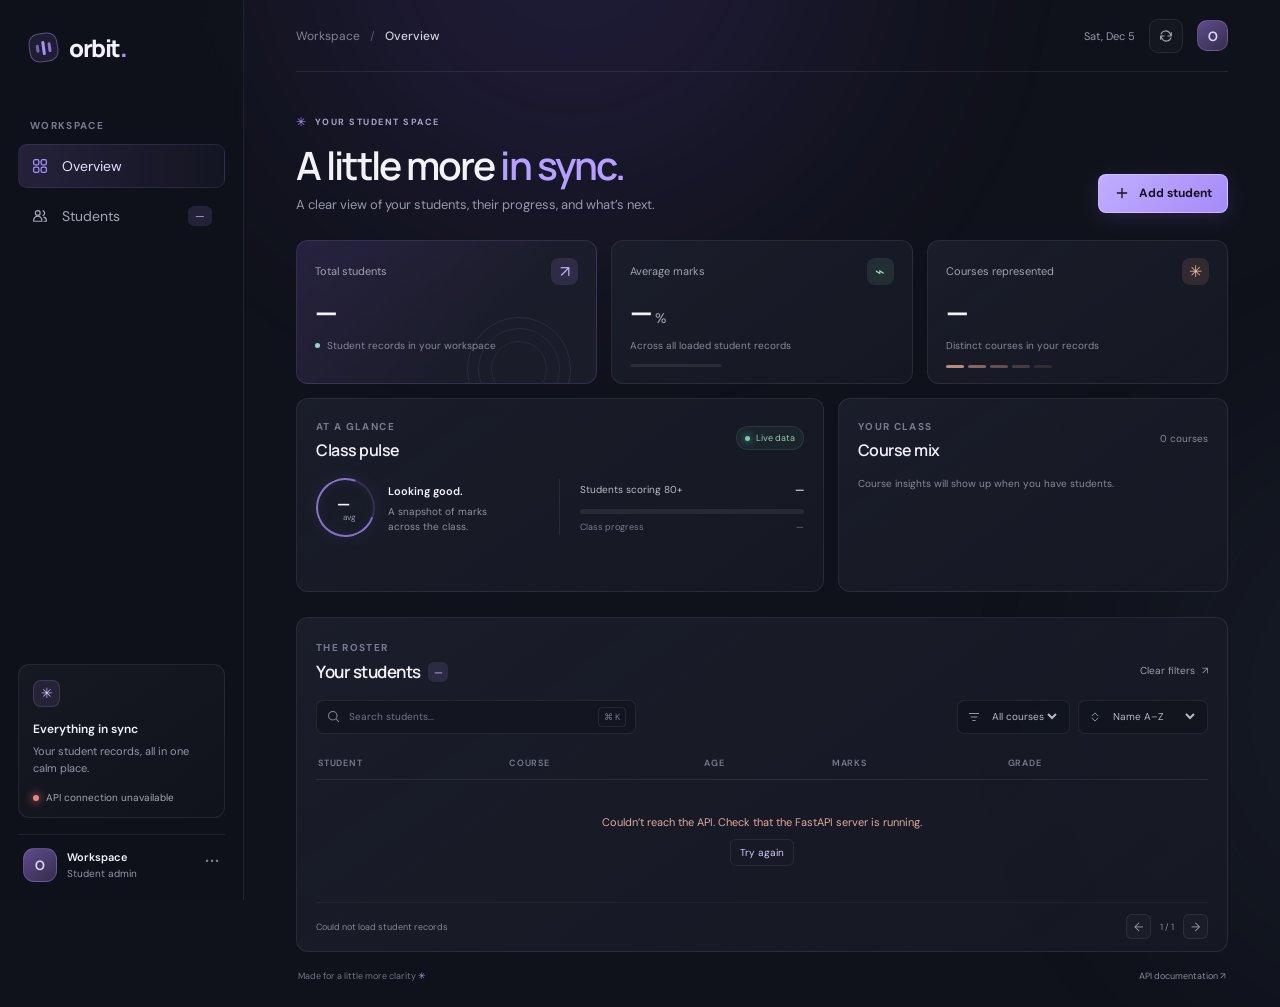
<file: index.html>
<!doctype html>
<html lang="en">
  <head>
    <meta charset="utf-8" />
    <meta name="viewport" content="width=device-width, initial-scale=1" />
    <meta http-equiv="refresh" content="0; url=/static/" />
    <title>Orbit — Student workspace</title>
    <script>
      window.location.replace("/static/");
    </script>
  </head>
  <body>
    <p>Opening Orbit. <a href="/static/">Continue to the student workspace</a>.</p>
  </body>
</html>
</file>
<file: static/styles.css>
:root {
  color-scheme: dark;
  --bg: #10121b;
  --panel: rgba(25, 28, 40, .82);
  --panel-solid: #191c28;
  --line: rgba(255, 255, 255, .075);
  --muted: #9295a7;
  --text: #f3f2f8;
  --purple: #aa91ff;
  --purple-bright: #9c7cff;
  --mint: #85d8b5;
  --peach: #f3b99e;
  font-family: "DM Sans", "Segoe UI", sans-serif;
  font-synthesis: none;
  text-rendering: optimizeLegibility;
}

* { box-sizing: border-box; }
html { min-width: 360px; scroll-behavior: smooth; }
body { margin: 0; min-height: 100vh; color: var(--text); background: var(--bg); font-size: 14px; }
button, input, select { font: inherit; }
button, a, select { -webkit-tap-highlight-color: transparent; }
button { color: inherit; }
a { color: inherit; text-decoration: none; }
button:focus-visible, a:focus-visible, input:focus-visible, select:focus-visible { outline: 2px solid var(--purple); outline-offset: 3px; }
.ambient { position: fixed; z-index: -1; width: 580px; height: 580px; border-radius: 50%; filter: blur(115px); pointer-events: none; opacity: .14; }
.ambient-one { top: -350px; left: 22%; background: #7653cf; }
.ambient-two { top: 46%; right: -450px; background: #406785; opacity: .1; }
.app-shell { display: flex; min-height: 100vh; }

.sidebar { position: fixed; inset: 0 auto 0 0; z-index: 3; display: flex; flex-direction: column; width: 244px; padding: 31px 18px 17px; border-right: 1px solid var(--line); background: rgba(16, 18, 27, .84); backdrop-filter: blur(22px); }
.brand { display: inline-flex; align-items: center; gap: 11px; width: fit-content; margin: 0 0 55px 11px; }
.brand-mark { display: flex; align-items: center; justify-content: center; gap: 3px; width: 29px; height: 29px; border: 1px solid rgba(184, 159, 255, .4); border-radius: 10px; background: rgba(160, 132, 255, .11); transform: rotate(-8deg); }
.brand-mark span { width: 3px; border-radius: 4px; background: var(--purple); }
.brand-mark span:nth-child(1) { height: 8px; opacity: .62; }
.brand-mark span:nth-child(2) { height: 14px; }
.brand-mark span:nth-child(3) { height: 10px; opacity: .78; }
.brand-name { font: 800 24px "Manrope", "Segoe UI", sans-serif; letter-spacing: -1.5px; }
.brand-name > span { color: var(--purple); }
.workspace-label, .section-kicker { color: #777b8f; font-size: 10px; font-weight: 700; letter-spacing: 1.35px; }
.workspace-label { margin: 0 12px 12px; }
.side-nav { display: grid; gap: 6px; }
.nav-link { display: flex; align-items: center; gap: 13px; min-height: 44px; padding: 0 12px; color: #a4a6b5; border: 1px solid transparent; border-radius: 9px; transition: .2s ease; }
.nav-link:hover { color: var(--text); background: rgba(255,255,255,.035); }
.nav-link.active { color: #e6deff; border-color: rgba(171, 146, 255, .12); background: linear-gradient(90deg, rgba(162, 134, 255, .14), rgba(162, 134, 255, .035)); }
.nav-link svg, .icon-button svg, .primary-button svg, .search-box svg, .select-wrap svg { width: 18px; height: 18px; fill: none; stroke: currentColor; stroke-width: 1.65; stroke-linecap: round; stroke-linejoin: round; }
.nav-link.active svg { color: var(--purple); }
.nav-count { margin-left: auto; padding: 3px 7px; color: #beb1e8; border-radius: 6px; background: rgba(164, 139, 255, .13); font-size: 11px; }
.sidebar-bottom { margin-top: auto; }
.help-card { padding: 15px 14px 13px; border: 1px solid var(--line); border-radius: 11px; background: linear-gradient(145deg, rgba(255,255,255,.035), rgba(255,255,255,.012)); }
.help-icon { display: grid; place-items: center; width: 27px; height: 27px; margin-bottom: 12px; color: #d3c4ff; border: 1px solid rgba(171,146,255,.18); border-radius: 8px; background: rgba(171,146,255,.1); }
.help-card strong { font-size: 12px; font-weight: 600; }
.help-card p { margin: 6px 0 13px; color: var(--muted); font-size: 11px; line-height: 1.6; }
.connection { display: flex; align-items: center; gap: 7px; color: #a3a5b2; font-size: 10px; }
.connection i, .live-badge i { width: 6px; height: 6px; border-radius: 50%; background: #e2b974; box-shadow: 0 0 8px currentColor; }
.connection.online i, .live-badge i { background: #73cfaa; color: #73cfaa; }
.connection.offline i { background: #ef827f; color: #ef827f; }
.profile { display: flex; align-items: center; gap: 10px; margin-top: 16px; padding: 13px 5px 1px; border-top: 1px solid var(--line); }
.avatar { display: grid; place-items: center; flex: none; width: 34px; height: 34px; color: #e1d8ff; border: 1px solid rgba(181,156,255,.25); border-radius: 11px; background: linear-gradient(145deg, #5f4b8d, #342d4b); font: 700 13px "Manrope", sans-serif; }
.profile-copy { display: grid; gap: 3px; }
.profile-copy strong { font-size: 11px; font-weight: 600; }
.profile-copy span { color: var(--muted); font-size: 10px; }
.profile-dots { margin-left: auto; color: #818496; font-size: 21px; letter-spacing: 1px; transform: translateY(-4px); }

.main-content { width: min(100% - 244px, 1440px); max-width: 1196px; margin: 0 auto 0 244px; padding: 0 52px 25px; }
.topbar { display: flex; align-items: center; justify-content: space-between; height: 72px; border-bottom: 1px solid var(--line); }
.breadcrumb { display: flex; align-items: center; gap: 10px; color: #808394; font-size: 12px; }
.breadcrumb b { color: #55596b; font-weight: 400; }
.breadcrumb strong { color: #d3d2dc; font-weight: 500; }
.topbar-actions { display: flex; align-items: center; gap: 14px; }
.today-label { color: #989aaa; font-size: 11px; }
.icon-button, .page-button, .dialog-close { display: grid; place-items: center; padding: 0; border: 1px solid var(--line); background: rgba(255,255,255,.025); cursor: pointer; transition: .2s ease; }
.icon-button { width: 34px; height: 34px; color: #a8a9b5; border-radius: 9px; }
.icon-button:hover, .page-button:hover { color: var(--text); border-color: rgba(171,146,255,.35); background: rgba(171,146,255,.1); }
.icon-button svg { width: 16px; height: 16px; }
.icon-button.spinning svg { animation: spin .7s ease; }
.avatar-top { width: 31px; height: 31px; border-radius: 10px; cursor: default; }
@keyframes spin { to { transform: rotate(360deg); } }

.welcome-row { display: flex; align-items: flex-end; justify-content: space-between; gap: 20px; margin: 42px 0 27px; }
.eyebrow { display: flex; align-items: center; gap: 7px; color: #aaa1c9; font-size: 9px; font-weight: 700; letter-spacing: 1.5px; }
.sparkle { color: var(--purple); font-size: 12px; }
h1, h2, p { margin-top: 0; }
h1, h2 { font-family: "Manrope", "Segoe UI", sans-serif; }
h1 { margin: 12px 0 7px; font-size: clamp(29px, 3.1vw, 39px); font-weight: 600; letter-spacing: -1.9px; line-height: 1.2; }
h1 span { color: #b6a0ff; }
.welcome-copy { margin: 0; color: #9698a9; font-size: 13px; }
.primary-button { display: inline-flex; align-items: center; justify-content: center; gap: 9px; min-height: 39px; padding: 0 15px; color: #171320; border: 1px solid rgba(229,219,255,.5); border-radius: 8px; background: linear-gradient(135deg, #c0aeff, #a58af8); box-shadow: 0 5px 20px rgba(134, 103, 226, .18); font-size: 12px; font-weight: 700; cursor: pointer; transition: transform .18s ease, box-shadow .18s ease; }
.primary-button:hover { box-shadow: 0 8px 26px rgba(134, 103, 226, .3); transform: translateY(-1px); }
.primary-button svg { width: 16px; height: 16px; stroke-width: 2; }

.stats-grid { display: grid; grid-template-columns: repeat(3, minmax(0, 1fr)); gap: 14px; }
.stat-card, .panel, .students-section { position: relative; overflow: hidden; border: 1px solid var(--line); border-radius: 12px; background: linear-gradient(145deg, rgba(27,30,43,.93), rgba(23,26,37,.78)); }
.stat-card { min-height: 143px; padding: 17px 18px 15px; }
.stat-highlight { border-color: rgba(178,157,255,.15); background: linear-gradient(130deg, rgba(67,54,104,.45), rgba(28,30,44,.88) 65%); }
.stat-top { display: flex; align-items: center; justify-content: space-between; }
.stat-label { color: #a0a2b1; font-size: 11px; }
.stat-icon { display: grid; place-items: center; width: 27px; height: 27px; border-radius: 8px; font-size: 16px; }
.icon-lilac { color: #c4b1ff; background: rgba(176,149,255,.13); }
.icon-mint { color: #8bdfb9; background: rgba(123,218,172,.11); }
.icon-peach { color: #f0b89f; background: rgba(237,164,132,.12); }
.stat-value { margin-top: 7px; font: 700 29px "Manrope", sans-serif; letter-spacing: -1.4px; }
.stat-value small { margin-left: 3px; color: #9799a9; font: 500 14px "DM Sans", sans-serif; }
.stat-foot { display: flex; align-items: center; gap: 7px; margin-top: 7px; color: #87899a; font-size: 10px; }
.status-dot { width: 5px; height: 5px; border-radius: 50%; background: #92dbb8; }
.stat-decoration { position: absolute; right: 25px; bottom: -38px; width: 104px; height: 104px; border: 1px solid rgba(188,166,255,.1); border-radius: 50%; }
.stat-decoration::before, .stat-decoration::after { position: absolute; content: ""; border: 1px solid rgba(188,166,255,.09); border-radius: 50%; }
.stat-decoration::before { inset: 10px; }
.stat-decoration::after { inset: 23px; }
.mini-meter { width: 92px; height: 3px; margin-top: 12px; overflow: hidden; border-radius: 8px; background: rgba(255,255,255,.08); }
.mini-meter span { display: block; width: 0; height: 100%; border-radius: inherit; background: linear-gradient(90deg, #76d9b1, #a8e8cb); transition: width .5s ease; }
.course-pips { display: flex; gap: 4px; margin-top: 13px; }
.course-pips i { width: 18px; height: 3px; border-radius: 5px; background: #efb397; opacity: .75; }
.course-pips i:nth-child(2) { opacity: .5; }.course-pips i:nth-child(3) { opacity: .35; }.course-pips i:nth-child(4) { opacity: .22; }.course-pips i:nth-child(5) { opacity: .12; }

.insights-grid { display: grid; grid-template-columns: 1.15fr .85fr; gap: 14px; margin-top: 14px; }
.panel { min-height: 194px; padding: 17px 19px; }
.panel-heading { display: flex; align-items: center; justify-content: space-between; }
.panel h2, .section-title-row h2 { margin: 5px 0 0; font-size: 16px; font-weight: 600; letter-spacing: -.5px; }
.live-badge { display: inline-flex; align-items: center; gap: 6px; padding: 5px 8px; color: #94cdb0; border: 1px solid rgba(116,204,161,.13); border-radius: 20px; background: rgba(116,204,161,.06); font-size: 9px; }
.live-badge i { width: 5px; height: 5px; }
.pulse-content { display: grid; grid-template-columns: 1fr 1px 1fr; align-items: center; gap: 20px; margin-top: 17px; }
.pulse-score { display: flex; align-items: center; gap: 13px; }
.pulse-ring { display: flex; flex-direction: column; align-items: center; justify-content: center; flex: none; width: 59px; height: 59px; border: 2px solid rgba(170,145,255,.75); border-right-color: rgba(170,145,255,.19); border-radius: 50%; box-shadow: 0 0 18px rgba(161,133,255,.08), inset 0 0 14px rgba(161,133,255,.05); transform: rotate(-25deg); }
.pulse-ring > * { transform: rotate(25deg); }
.pulse-ring span { font: 700 17px "Manrope", sans-serif; }
.pulse-ring small { margin-top: -2px; color: #9697a9; font-size: 8px; }
.pulse-score strong { font-size: 11px; font-weight: 600; }
.pulse-score p { max-width: 130px; margin: 5px 0 0; color: #8f91a1; font-size: 10px; line-height: 1.5; }
.pulse-divider { width: 1px; height: 56px; background: var(--line); }
.grade-copy, .grade-caption { display: flex; justify-content: space-between; align-items: center; }
.grade-copy { color: #bcbcc8; font-size: 10px; }
.grade-copy strong { color: #f0edf8; font: 600 12px "Manrope", sans-serif; }
.grade-track { height: 5px; margin: 11px 0 7px; overflow: hidden; border-radius: 10px; background: rgba(255,255,255,.07); }
.grade-track span { display: block; width: 0; height: 100%; border-radius: inherit; background: linear-gradient(90deg, #9274e8, #c0aaff); transition: width .5s ease; }
.grade-caption { color: #777b8d; font-size: 9px; }
.subtle-count { color: #888a9b; font-size: 10px; }
.course-list { display: grid; gap: 11px; margin-top: 16px; }
.course-item { display: grid; grid-template-columns: minmax(78px, .75fr) 1.2fr 25px; align-items: center; gap: 10px; }
.course-name { overflow: hidden; color: #b7b8c5; font-size: 10px; text-overflow: ellipsis; white-space: nowrap; }
.course-bar { height: 5px; overflow: hidden; border-radius: 10px; background: rgba(255,255,255,.06); }
.course-bar span { display: block; height: 100%; border-radius: inherit; background: linear-gradient(90deg, #826cce, #bba8ff); }
.course-item:nth-child(2n) .course-bar span { background: linear-gradient(90deg, #4c9f88, #8bdbb7); }
.course-item:nth-child(3n) .course-bar span { background: linear-gradient(90deg, #b27660, #efb397); }
.course-count { color: #86899a; font-size: 10px; text-align: right; }
.empty-inline { color: #888a9b; font-size: 10px; }

.students-section { margin-top: 25px; padding: 19px 19px 0; scroll-margin-top: 20px; }
.section-title-row { display: flex; align-items: flex-end; justify-content: space-between; }
.section-title-row h2 { font-size: 17px; }
.title-count { display: inline-grid; place-items: center; min-width: 20px; height: 20px; margin-left: 5px; padding: 0 5px; color: #c4b5ef; border-radius: 6px; background: rgba(170,145,255,.12); font: 500 10px "DM Sans", sans-serif; vertical-align: 2px; }
.text-button { padding: 6px 0; color: #9c9eac; border: 0; background: none; font-size: 10px; cursor: pointer; }
.text-button:hover { color: #d0c3ff; }
.text-button span { margin-left: 4px; }
.table-toolbar { display: flex; align-items: center; justify-content: space-between; gap: 12px; margin-top: 17px; }
.search-box, .select-wrap { display: flex; align-items: center; min-height: 34px; border: 1px solid var(--line); border-radius: 7px; background: rgba(11,13,21,.35); }
.search-box { flex: 1; max-width: 320px; gap: 8px; padding: 0 9px; color: #858899; }
.search-box svg { flex: none; width: 15px; height: 15px; }
.search-box input { width: 100%; min-width: 0; padding: 8px 0; color: #e9e7f0; border: 0; outline: 0; background: transparent; font-size: 10px; }
.search-box input::placeholder { color: #717486; }
.search-box kbd { flex: none; padding: 3px 5px; color: #76798b; border: 1px solid rgba(255,255,255,.08); border-radius: 4px; font: 9px "DM Sans", sans-serif; }
.toolbar-filters { display: flex; gap: 8px; }
.select-wrap { gap: 7px; padding: 0 9px; color: #9597a7; }
.select-wrap svg { flex: none; width: 14px; height: 14px; }
.select-wrap select { max-width: 145px; padding: 8px 0; color: #b7b8c5; border: 0; outline: 0; background: transparent; font-size: 10px; cursor: pointer; }
.select-wrap select option { color: #eee; background: #191c28; }
.sort-select { flex-direction: row-reverse; }
.table-wrap { width: 100%; margin-top: 13px; overflow-x: auto; }
table { width: 100%; border-collapse: collapse; text-align: left; }
thead { border-bottom: 1px solid var(--line); }
th { padding: 10px 9px; color: #777b8d; font-size: 9px; font-weight: 600; letter-spacing: .75px; white-space: nowrap; }
th:first-child, td:first-child { padding-left: 2px; }
th:last-child, td:last-child { padding-right: 2px; text-align: right; }
td { padding: 11px 9px; color: #bdbeca; border-bottom: 1px solid rgba(255,255,255,.045); font-size: 10px; white-space: nowrap; }
tbody tr { transition: background .15s ease; }
tbody tr:hover { background: rgba(255,255,255,.018); }
.student-cell { display: flex; align-items: center; gap: 9px; min-width: 165px; }
.student-avatar { display: grid; place-items: center; flex: none; width: 29px; height: 29px; color: #d4c7ff; border: 1px solid rgba(179,156,255,.12); border-radius: 9px; background: rgba(158,135,229,.13); font: 600 10px "Manrope", sans-serif; }
.student-avatar.tone-1 { color: #a8e5c7; border-color: rgba(124,205,163,.14); background: rgba(103,185,143,.12); }
.student-avatar.tone-2 { color: #f1c0a8; border-color: rgba(236,170,140,.13); background: rgba(204,136,104,.12); }
.student-avatar.tone-3 { color: #9ec9ed; border-color: rgba(123,173,215,.15); background: rgba(93,143,185,.13); }
.student-name { color: #e0dfe8; font-size: 10px; font-weight: 600; }
.student-email { margin-top: 3px; color: #777a8a; font-size: 9px; }
.course-chip { display: inline-block; max-width: 145px; overflow: hidden; padding: 5px 8px; color: #b9b0d7; border: 1px solid rgba(170,145,255,.1); border-radius: 5px; background: rgba(170,145,255,.065); font-size: 9px; text-overflow: ellipsis; white-space: nowrap; }
.mark-cell { display: flex; align-items: center; gap: 7px; }
.mark-number { width: 24px; color: #d4d1de; font-size: 10px; }
.mark-track { width: 53px; height: 4px; overflow: hidden; border-radius: 5px; background: rgba(255,255,255,.07); }
.mark-track span { display: block; height: 100%; border-radius: inherit; background: #8d78d0; }
.mark-track .high { background: #77cba5; }
.mark-track .low { background: #d99b7f; }
.grade-chip { display: inline-grid; place-items: center; min-width: 25px; height: 22px; color: #b9e5cd; border: 1px solid rgba(119,203,165,.13); border-radius: 6px; background: rgba(119,203,165,.07); font: 600 9px "Manrope", sans-serif; }
.grade-chip.grade-a { color: #d0c2ff; border-color: rgba(173,146,255,.14); background: rgba(173,146,255,.08); }
.grade-chip.grade-f { color: #e4a995; border-color: rgba(220,144,114,.14); background: rgba(220,144,114,.07); }
.row-actions { display: inline-flex; gap: 4px; opacity: .45; transition: opacity .16s ease; }
tr:hover .row-actions, .row-actions:focus-within { opacity: 1; }
.row-action { display: grid; place-items: center; width: 26px; height: 26px; padding: 0; color: #a6a7b5; border: 1px solid transparent; border-radius: 6px; background: transparent; cursor: pointer; }
.row-action:hover { color: #d8ccff; border-color: rgba(170,145,255,.14); background: rgba(170,145,255,.08); }
.row-action.delete:hover { color: #efa18e; border-color: rgba(239,161,142,.15); background: rgba(239,161,142,.08); }
.row-action svg { width: 13px; height: 13px; fill: none; stroke: currentColor; stroke-width: 1.7; stroke-linecap: round; stroke-linejoin: round; }
.loading-state, .empty-state, .error-state { display: flex; align-items: center; justify-content: center; gap: 10px; min-height: 100px; color: #898b9c; font-size: 11px; }
.empty-state { flex-direction: column; gap: 6px; }
.empty-state strong { color: #d4d1df; font-size: 12px; font-weight: 600; }
.empty-state span { color: #858899; }
.empty-state button { margin-top: 6px; padding: 7px 10px; color: #d0c4f6; border: 1px solid rgba(170,145,255,.17); border-radius: 6px; background: rgba(170,145,255,.08); cursor: pointer; font-size: 10px; }
.error-state { flex-direction: column; color: #e2a99e; }
.error-state button { padding: 6px 9px; color: #d6c9ff; border: 1px solid var(--line); border-radius: 6px; background: transparent; cursor: pointer; font-size: 10px; }
.loader { width: 14px; height: 14px; border: 2px solid rgba(255,255,255,.12); border-top-color: var(--purple); border-radius: 50%; animation: spin .8s linear infinite; }
.table-footer { display: flex; align-items: center; justify-content: space-between; min-height: 48px; color: #858797; font-size: 9px; }
.pagination-controls { display: flex; align-items: center; gap: 9px; }
.page-button { width: 25px; height: 25px; color: #9698a9; border-radius: 6px; font-size: 12px; }
.page-button:disabled { opacity: .35; cursor: not-allowed; }
.page-button:disabled:hover { color: #9698a9; border-color: var(--line); background: rgba(255,255,255,.025); }
.footer { display: flex; align-items: center; justify-content: space-between; padding: 18px 2px 0; color: #6f7282; font-size: 9px; }
.footer a { color: #898b9a; }.footer a:hover { color: #c4b5ef; }
.footer-star { color: #a891f4; }
.sr-only { position: absolute; width: 1px; height: 1px; padding: 0; overflow: hidden; clip: rect(0,0,0,0); white-space: nowrap; border: 0; }

.student-dialog { width: min(510px, calc(100vw - 28px)); max-width: none; max-height: min(90vh, 760px); padding: 0; overflow: auto; color: var(--text); border: 1px solid rgba(255,255,255,.11); border-radius: 14px; background: #1a1d29; box-shadow: 0 25px 100px rgba(0,0,0,.55); }
.student-dialog::backdrop { background: rgba(7,8,13,.72); backdrop-filter: blur(6px); }
.student-dialog form { padding: 24px; }
.dialog-top { display: flex; justify-content: space-between; gap: 15px; margin-bottom: 22px; }
.dialog-top h2 { margin: 6px 0 4px; font-size: 22px; letter-spacing: -.8px; }
.dialog-top p { margin: 0; color: #9698a9; font-size: 11px; }
.dialog-close { width: 30px; height: 30px; color: #9c9eac; border-radius: 8px; font-size: 20px; }
.dialog-close:hover { color: white; }
.form-grid { display: grid; grid-template-columns: 1fr 1fr; gap: 14px 12px; }
.form-field { display: grid; gap: 7px; color: #c7c6d1; font-size: 10px; font-weight: 500; }
.form-field[hidden] { display: none; }
.form-field > span { display: flex; justify-content: space-between; }
.form-field em { color: #777a8b; font-size: 9px; font-style: normal; font-weight: 400; }
.form-field input { width: 100%; min-height: 37px; padding: 0 10px; color: #eeedf4; border: 1px solid rgba(255,255,255,.09); border-radius: 7px; outline: 0; background: rgba(10,12,19,.4); font-size: 11px; }
.form-field input:focus { border-color: rgba(177,151,255,.52); }
.form-field input::placeholder { color: #696c7d; }
.form-field small { margin-top: -2px; color: #777a8a; font-size: 9px; font-weight: 400; }
.form-wide { grid-column: 1 / -1; }
.form-error { min-height: 16px; margin-top: 12px; color: #f0a895; font-size: 10px; }
.dialog-actions { display: flex; justify-content: flex-end; gap: 8px; margin-top: 8px; }
.secondary-button { min-height: 36px; padding: 0 13px; color: #b7b8c5; border: 1px solid var(--line); border-radius: 7px; background: rgba(255,255,255,.025); cursor: pointer; font-size: 11px; }
.secondary-button:hover { background: rgba(255,255,255,.06); }
.dialog-actions .primary-button { min-height: 36px; font-size: 11px; }
.dialog-actions .primary-button:disabled { opacity: .65; cursor: wait; transform: none; }
.toast-region { position: fixed; z-index: 10; right: 22px; bottom: 20px; display: grid; gap: 8px; }
.toast { display: flex; align-items: center; gap: 10px; min-width: 240px; max-width: min(380px, calc(100vw - 32px)); padding: 12px 14px; color: #e5e3ec; border: 1px solid rgba(255,255,255,.1); border-radius: 9px; background: #242735; box-shadow: 0 12px 40px rgba(0,0,0,.35); font-size: 11px; animation: toast-in .22s ease-out; }
.toast::before { content: ""; width: 7px; height: 7px; flex: none; border-radius: 50%; background: #78d0a6; }
.toast.error::before { background: #e89583; }
.toast.leaving { opacity: 0; transform: translateY(5px); transition: .2s ease; }
@keyframes toast-in { from { opacity: 0; transform: translateY(5px); } to { opacity: 1; transform: translateY(0); } }

@media (min-width: 1440px) { .main-content { margin-right: auto; } }
@media (max-width: 1100px) {
  .sidebar { width: 210px; padding-right: 14px; padding-left: 14px; }
  .main-content { width: calc(100% - 210px); margin-left: 210px; padding-right: 30px; padding-left: 30px; }
  .insights-grid { grid-template-columns: 1fr; }
  .pulse-panel { min-height: 182px; }
  .course-panel { min-height: 150px; }
}
@media (max-width: 760px) {
  .sidebar { position: sticky; inset: 0 auto auto 0; align-self: flex-start; width: 63px; height: 100vh; padding: 19px 9px 12px; }
  .brand { justify-content: center; margin: 0 0 40px; }
  .brand-name, .workspace-label, .nav-link:not(.active)::after, .nav-link { font-size: 0; }
  .nav-link { justify-content: center; min-height: 40px; padding: 0; }
  .nav-link svg { width: 19px; height: 19px; }
  .nav-count, .sidebar-bottom { display: none; }
  .main-content { width: calc(100% - 63px); margin-left: 0; padding: 0 22px 22px; }
  .topbar { height: 62px; }
  .today-label { display: none; }
  .welcome-row { align-items: flex-start; margin: 31px 0 21px; }
  h1 { font-size: 30px; }
  .welcome-copy { max-width: 330px; font-size: 12px; line-height: 1.5; }
  .stats-grid { grid-template-columns: repeat(2, minmax(0, 1fr)); }
  .stats-grid .stat-card:last-child { grid-column: 1 / -1; min-height: 122px; }
  .stat-card { min-height: 133px; padding: 14px; }
  .pulse-content { gap: 13px; }
}
@media (max-width: 520px) {
  .main-content { padding-right: 14px; padding-left: 14px; }
  .breadcrumb { font-size: 10px; }
  .topbar-actions { gap: 9px; }
  .welcome-row { gap: 10px; }
  h1 { font-size: 26px; letter-spacing: -1.3px; }
  .welcome-copy { max-width: 235px; font-size: 11px; }
  .welcome-row > .primary-button { min-height: 35px; padding: 0 10px; font-size: 10px; white-space: nowrap; }
  .stats-grid { gap: 8px; }
  .stat-card { padding: 12px; }
  .stat-label { font-size: 10px; }
  .stat-value { font-size: 25px; }
  .stat-foot { font-size: 9px; }
  .panel { padding: 15px 13px; }
  .pulse-content { grid-template-columns: 1fr; gap: 10px; }
  .pulse-divider { width: 100%; height: 1px; }
  .pulse-score { gap: 10px; }
  .pulse-score p { max-width: none; }
  .grade-track { margin-top: 7px; }
  .students-section { padding: 16px 12px 0; }
  .table-toolbar { align-items: stretch; flex-direction: column; }
  .search-box { max-width: none; }
  .toolbar-filters { display: grid; grid-template-columns: 1fr 1fr; }
  .select-wrap { justify-content: center; }
  .select-wrap select { max-width: 115px; }
  .sort-select { flex-direction: row; }
  .table-wrap { margin-top: 9px; }
  th, td { padding-right: 6px; padding-left: 6px; }
  .course-chip { max-width: 100px; }
  .mark-track { width: 35px; }
  .student-cell { min-width: 145px; }
  .student-dialog form { padding: 19px; }
}
@media (prefers-reduced-motion: reduce) {
  *, *::before, *::after { scroll-behavior: auto !important; animation-duration: .01ms !important; animation-iteration-count: 1 !important; transition-duration: .01ms !important; }
}
</file>
